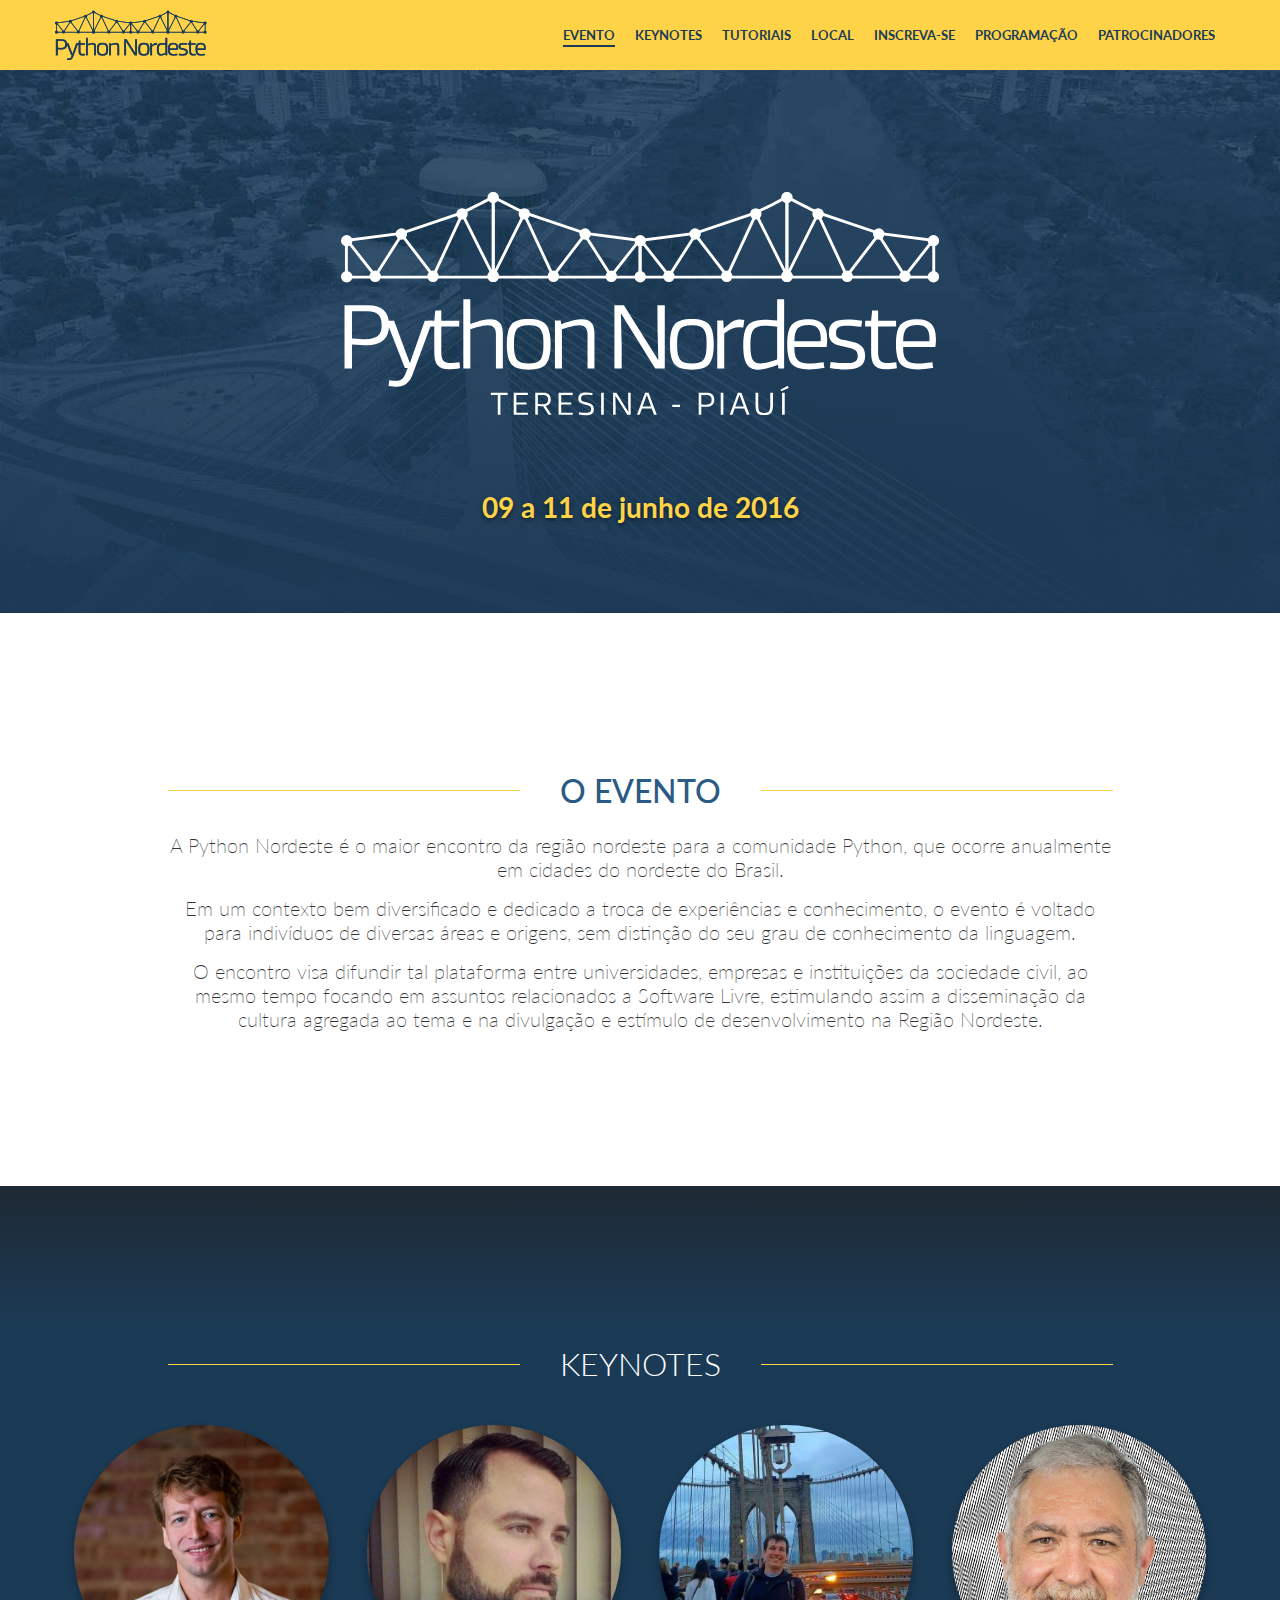
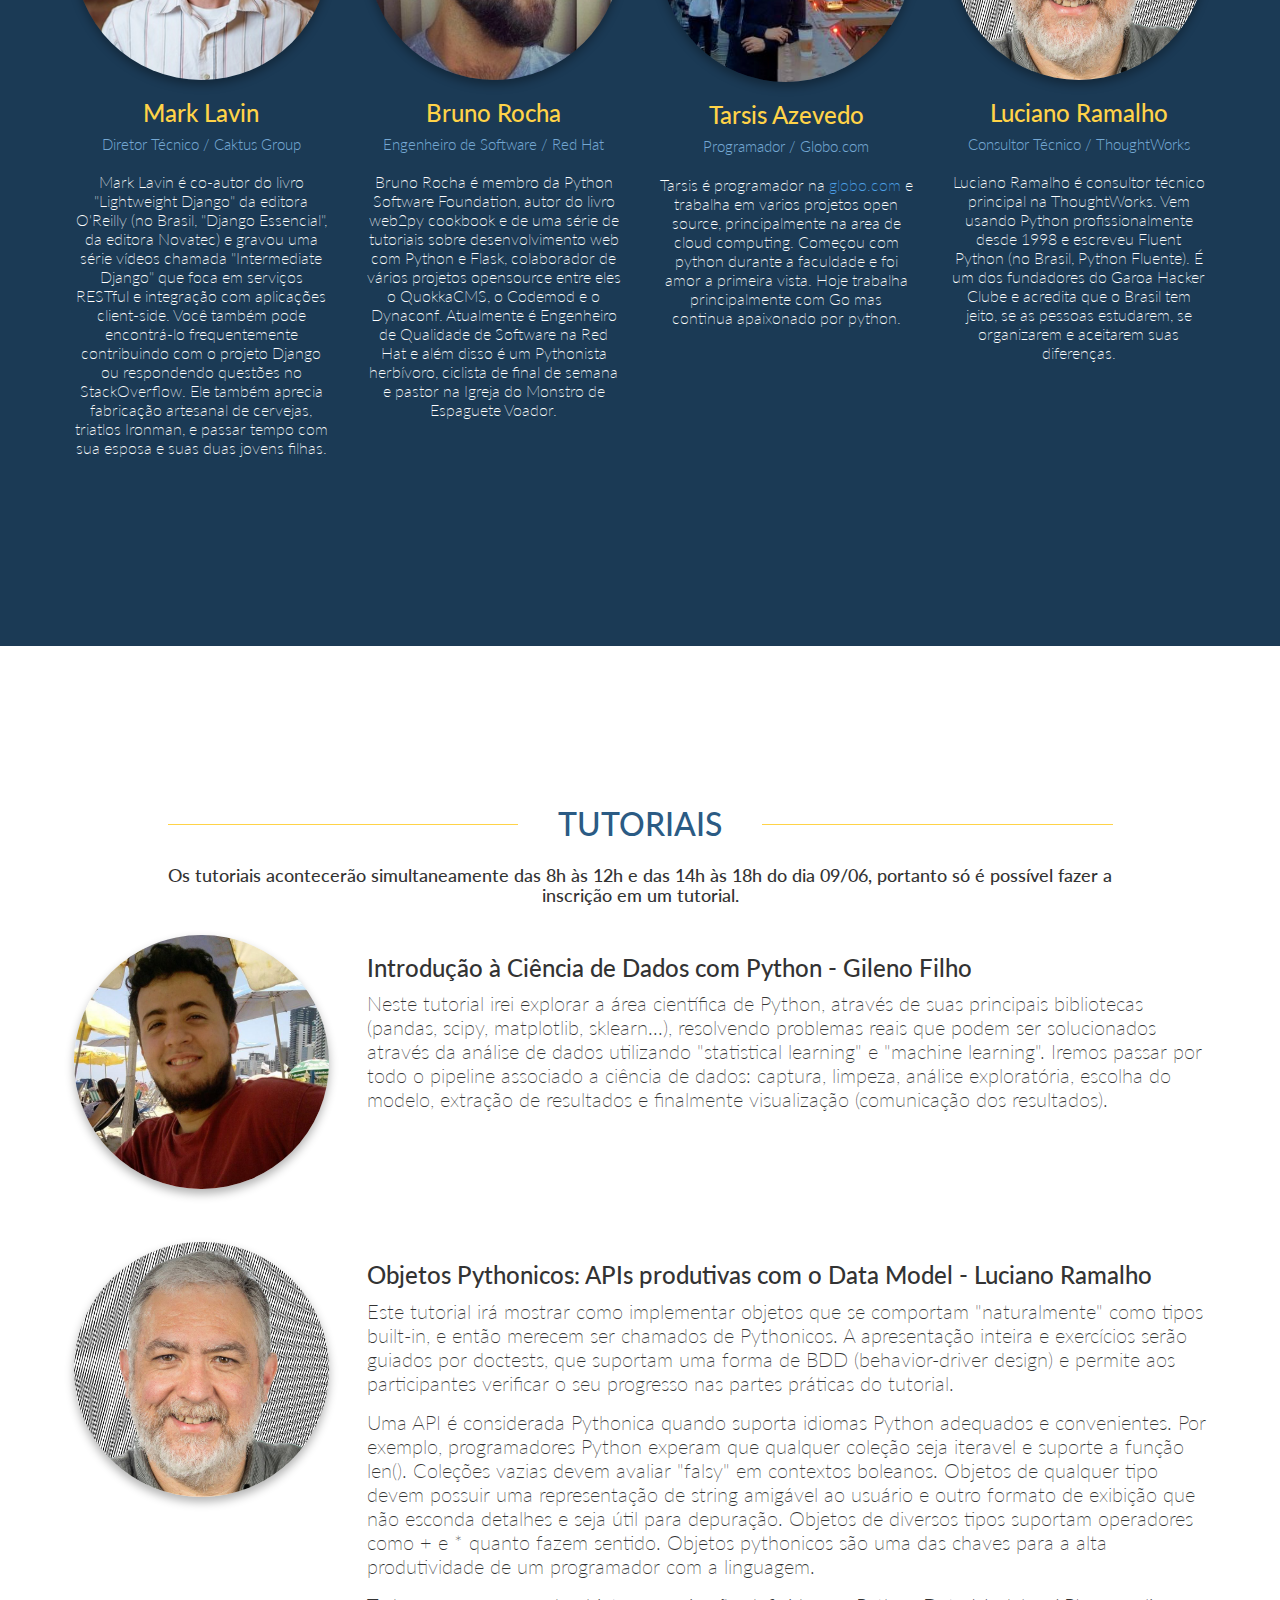
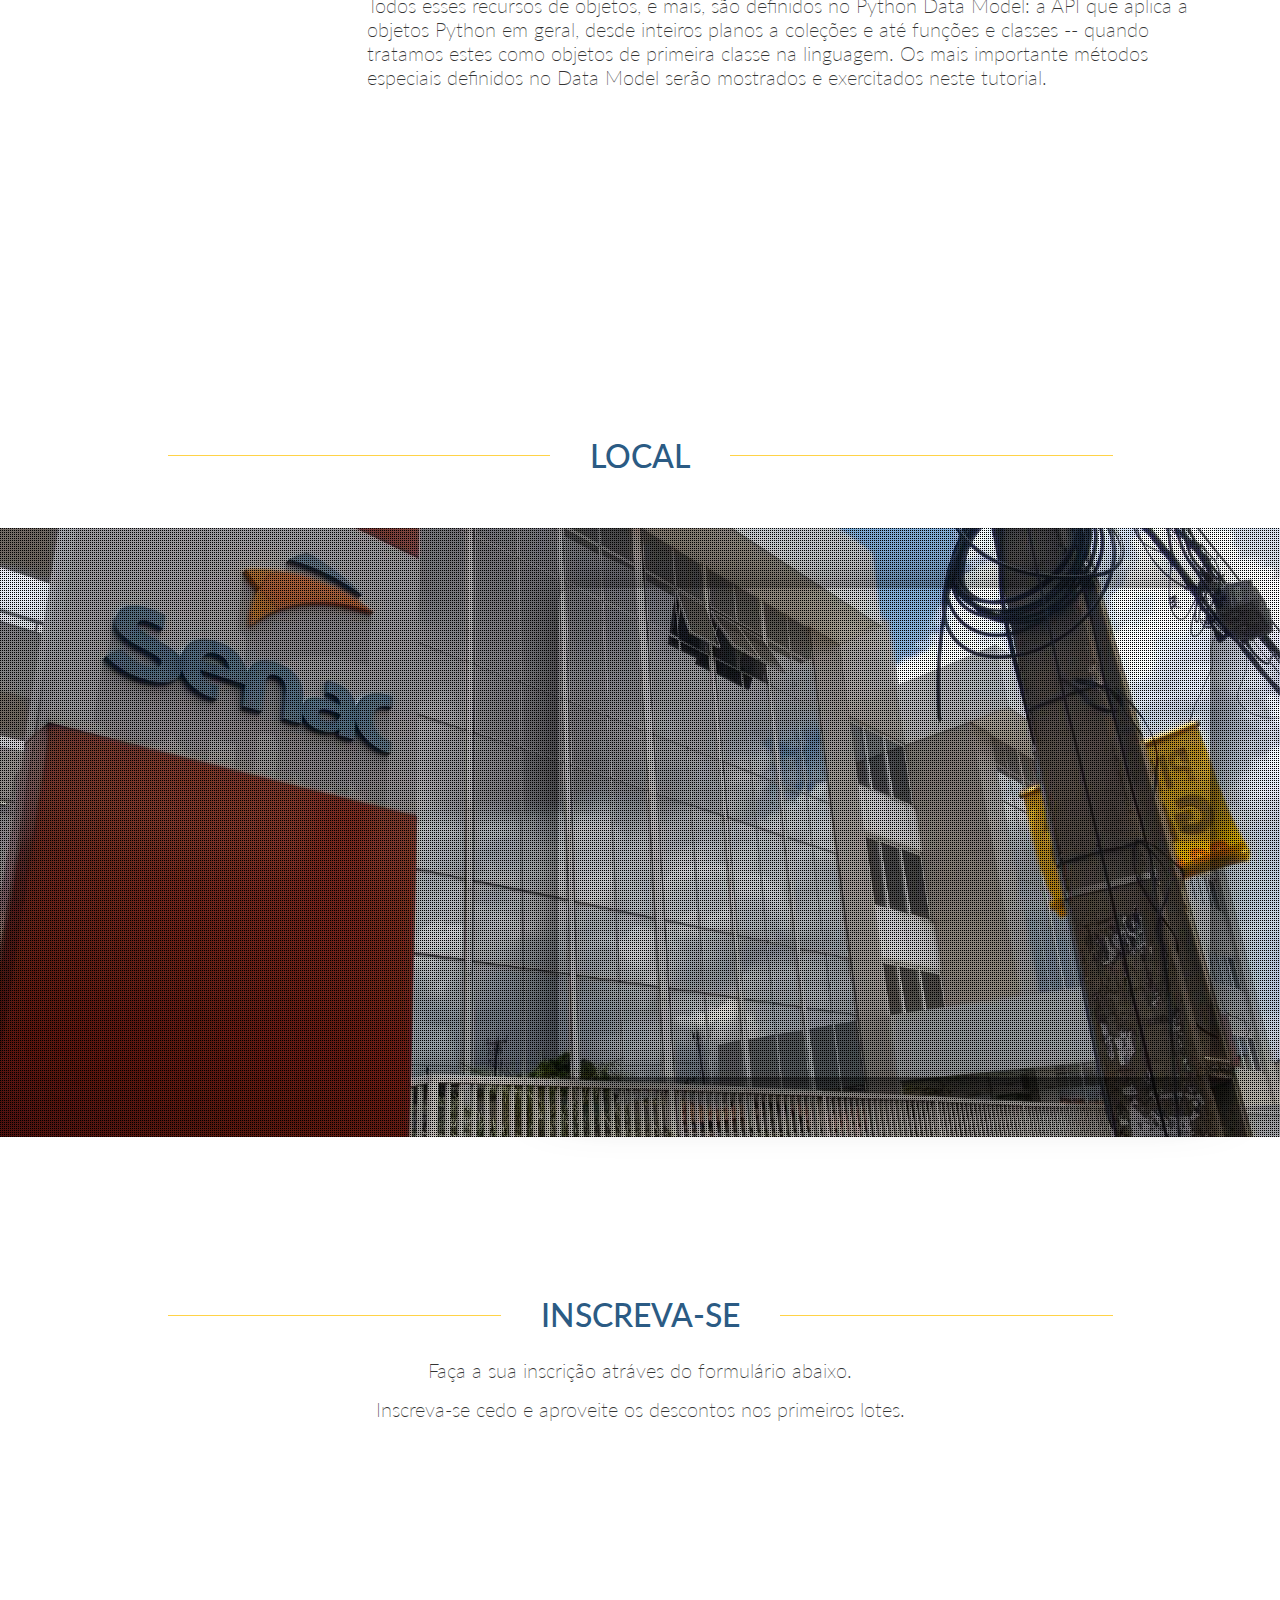
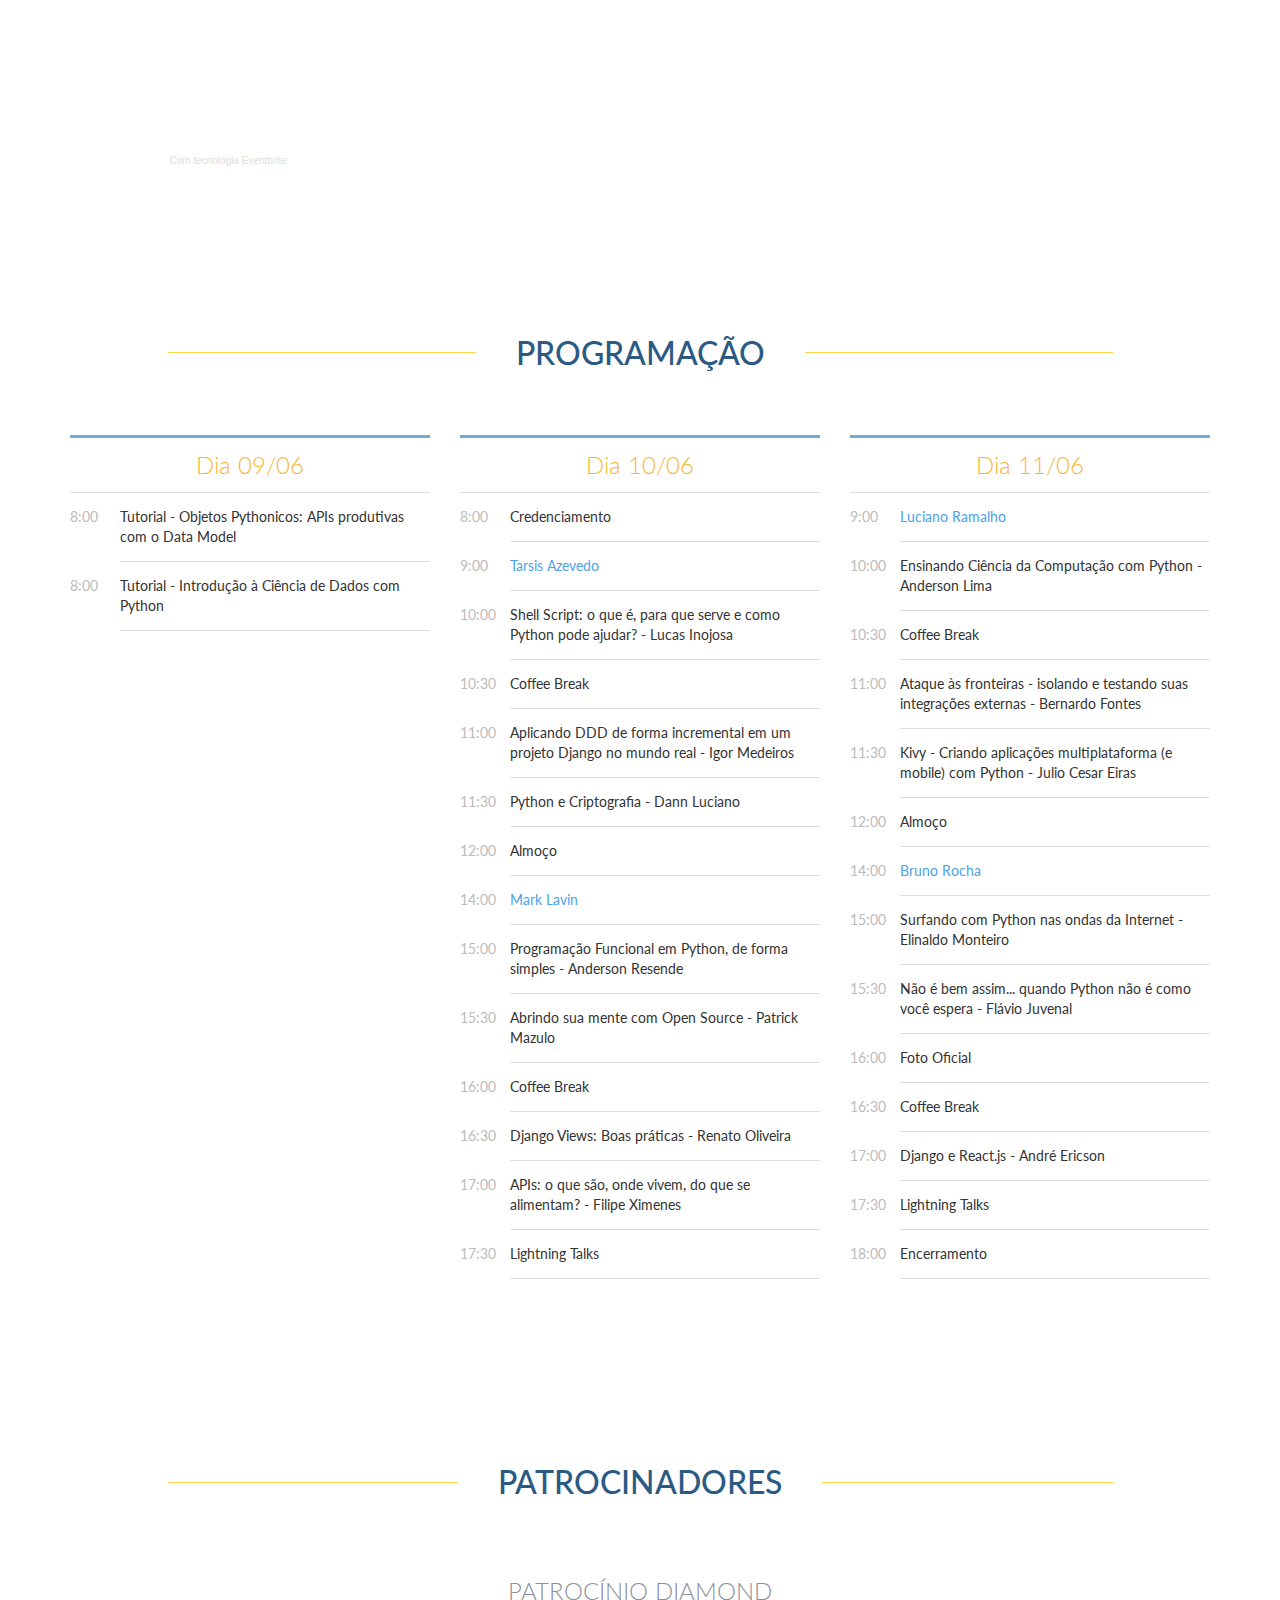
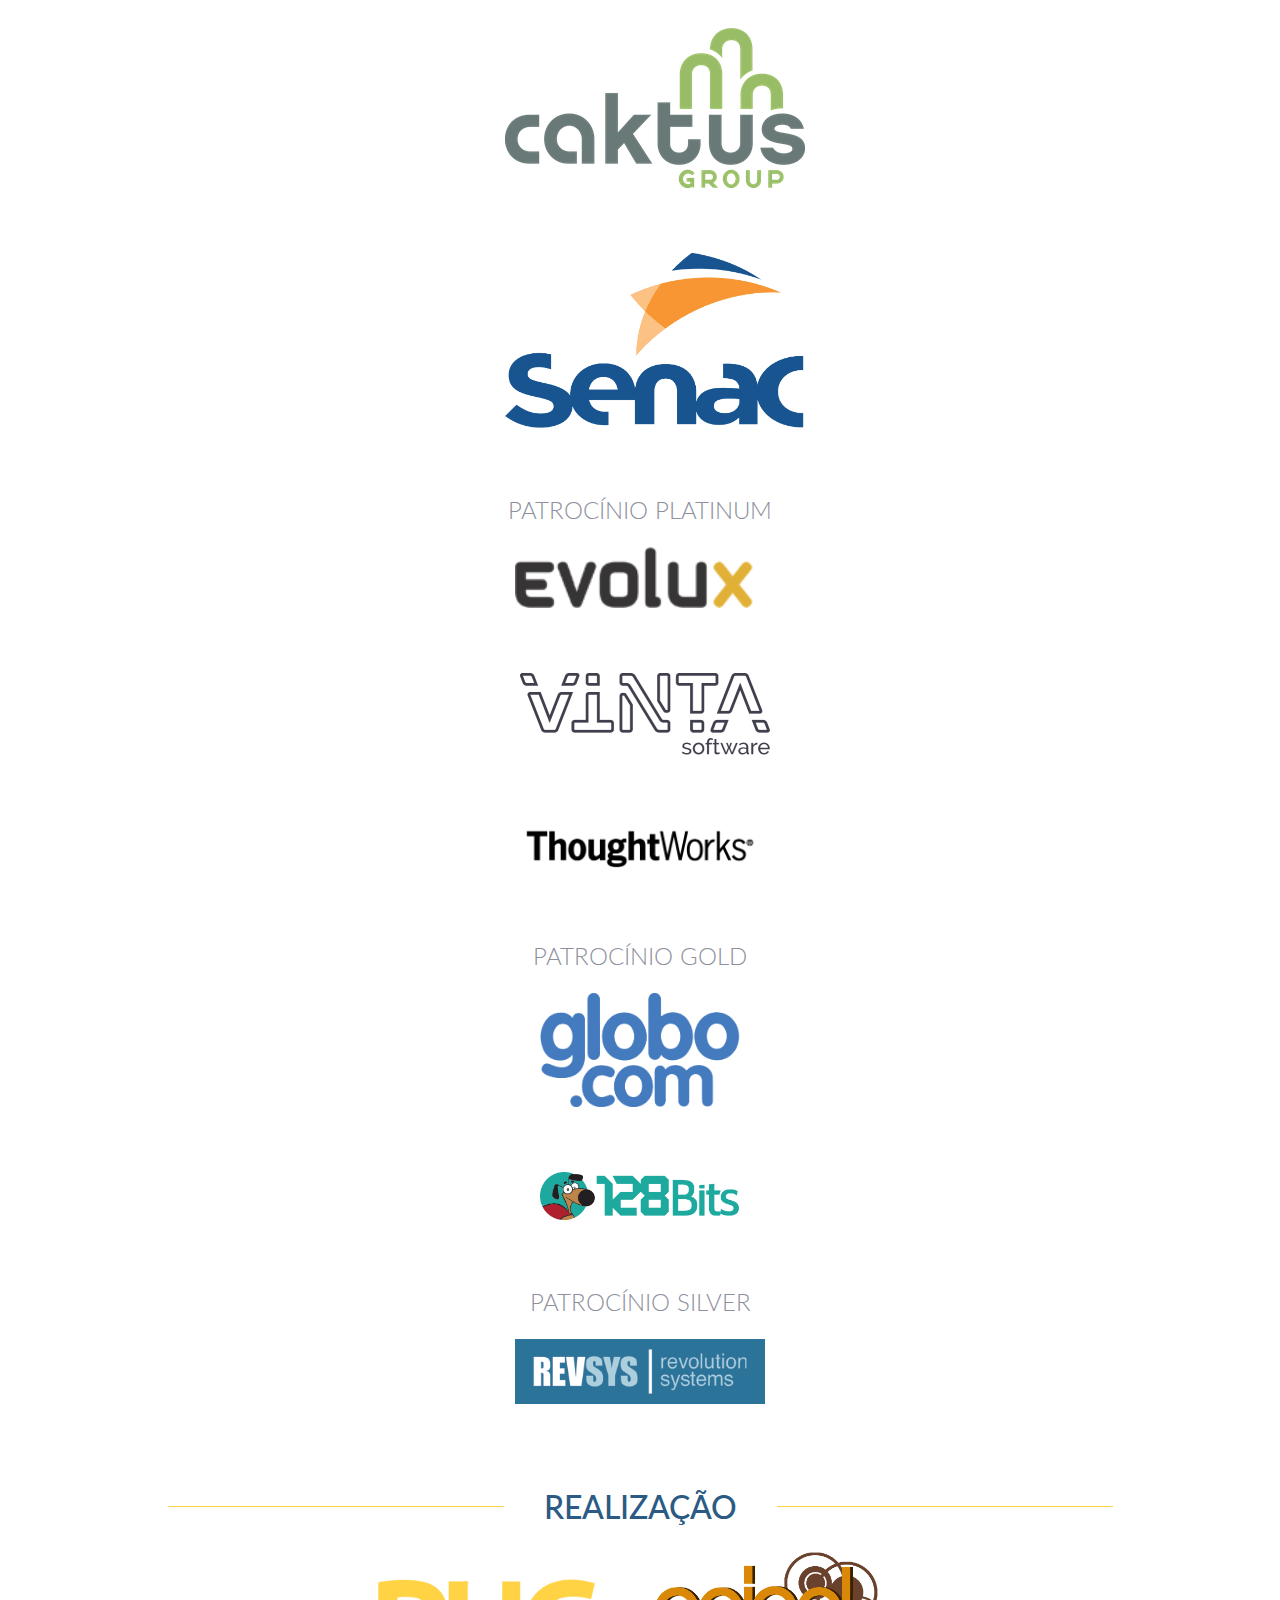
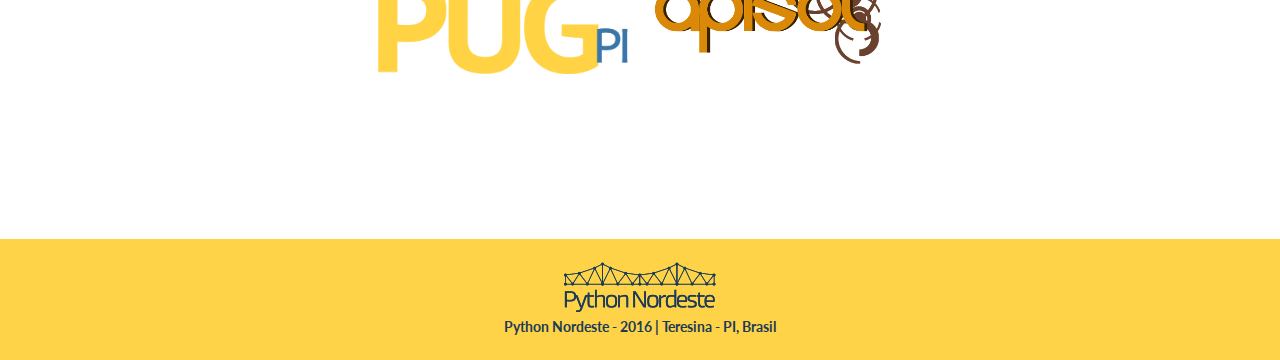
<file: index.html>
<!DOCTYPE html>
<html lang=pt-br>

<head>
    <meta charset=utf-8>
    <meta http-equiv=X-UA-Compatible content="IE=edge">
    <meta name=viewport content="width=device-width, initial-scale=1">
    <title>Python Nordeste - 2016, Teresina - PI</title>
    <link href="https://fonts.googleapis.com/css?family=Lato:400,300,300italic,400italic,700,700italic" rel=stylesheet type=text/css>
    <link href=styles/bootstrap.css rel=stylesheet>
    <link href=styles/main.css rel=stylesheet>
    <!-- OpenGraph -->
    <meta property="og:type" content="website" />
    <meta property="og:title" content="Python Nordeste - 2016, Teresina - PI" />
    <meta property="og:url" content="http://2016.pythonnordeste.org" />
    <meta property="og:site_name" content="Python Nordeste" />
    <meta property="og:description" content="A Python Nordeste é o maior encontro da região nordeste para a comunidade Python, que ocorre anualmente em cidades do nordeste do Brasil..." />
    <meta property="og:image" content="https://raw.githubusercontent.com/pythonNordeste/pyne2016/gh-pages/images/pyne_fb.png" />
</head>

<body>
    <h1 class=hidden>Python Nordeste - 2016</h1>
    <nav class="navbar navbar-default navbar-fixed-top">
        <h2 class=hidden>Barra de navegação</h2>
        <div class=container>
            <div class=navbar-header>
                <button type=button class="navbar-toggle collapsed" data-toggle=collapse data-target=#navbar aria-expanded=false aria-controls=navbar><span class=sr-only>Alternar navegação</span> <span class=icon-bar></span> <span class=icon-bar></span> <span class=icon-bar></span></button>
                <a class=navbar-brand href=#></a>
            </div>
            <div id=navbar class="navbar-collapse collapse">
                <ul id=pyn-nav class="nav navbar-nav navbar-right">
                    <li class=active><a href=#section-2>EVENTO</a></li>
                    <li><a href=#section-3>KEYNOTES</a></li>
                    <li><a href=#section-4>TUTORIAIS</a></li>
                    <li><a href=#section-5>LOCAL</a></li>
                    <li><a href=#section-6>INSCREVA-SE</a></li>
                    <li><a href=#section-7>PROGRAMAÇÃO</a></li>
                    <li><a href=#section-8>PATROCINADORES</a></li>
                </ul>
            </div>
        </div>
    </nav>
    <div id=section-1 class="jumbotron pyn-intro">
        <div class=pyn--intro-overlay></div>
        <div class=container>
            <figure class=pyn--intro-logo><img class=img-responsive src=images/logo.svg alt="Python Nordeste - 2016"></figure>
            <h2>09 a 11 de junho de 2016</h2></div>
    </div>
    <div id=section-2 class="jumbotron pyn-section">
        <div class=container>
            <div class=row>
                <div class="col-md-10 col-md-push-1">
                    <h1><span>O Evento</span></h1>
                    <p>A Python Nordeste é o maior encontro da região nordeste para a comunidade Python, que ocorre anualmente em cidades do nordeste do Brasil.</p>
                    <p>Em um contexto bem diversificado e dedicado a troca de experiências e conhecimento, o evento é voltado para indivíduos de diversas áreas e origens, sem distinção do seu grau de conhecimento da linguagem.</p>
                    <p>O encontro visa difundir tal plataforma entre universidades, empresas e instituições da sociedade civil, ao mesmo tempo focando em assuntos relacionados a Software Livre, estimulando assim a disseminação da cultura agregada ao tema e na divulgação e estímulo de desenvolvimento na Região Nordeste.</p>
                </div>
            </div>
        </div>
    </div>
    <div id=section-3 class="jumbotron pyn-section negative">
        <div class=container>
            <div class=row>
                <div class="col-md-10 col-md-push-1">
                    <h1><span>Keynotes</span></h1>
                </div>
            </div>
            <div class=row>
                <div class="col-lg-3">
                    <article class=thumbnail><img src=images/mark.jpg class=img-circle alt="Mark Lavin">
                        <div class=caption>
                            <h3>Mark Lavin</h3>
                            <h4>Diretor Técnico / Caktus Group</h4>
                            <p>Mark Lavin é co-autor do livro "Lightweight Django" da editora O'Reilly (no Brasil, "Django Essencial", da editora Novatec) e gravou uma série vídeos chamada "Intermediate Django" que foca em serviços RESTful e integração com aplicações client-side. Você também pode encontrá-lo frequentemente contribuindo com o projeto Django ou respondendo questões no StackOverflow. Ele também aprecia fabricação artesanal de cervejas, triatlos Ironman, e passar tempo com sua esposa e suas duas jovens filhas.</p>
                        </div>
                    </article>
                </div>
                <div class="col-lg-3">
                    <article class=thumbnail><img src=images/bruno.jpeg class=img-circle alt="Bruno Rocha">
                        <div class=caption>
                            <h3>Bruno Rocha</h3>
                            <h4>Engenheiro de Software / Red Hat</h4>
                            <p>Bruno Rocha é membro da Python Software Foundation, autor do livro web2py cookbook e de uma série de tutoriais sobre desenvolvimento web com Python e Flask, colaborador de vários projetos opensource entre eles o QuokkaCMS, o Codemod e o Dynaconf. Atualmente é Engenheiro de Qualidade de Software na Red Hat e além disso é um Pythonista herbívoro, ciclista de final de semana e pastor na Igreja do Monstro de Espaguete Voador.</p>
                        </div>
                    </article>
                </div>
                <div class="col-lg-3">
                    <article class=thumbnail><img src=images/tarsis.jpg class=img-circle alt="Tarsis Azevedo">
                        <div class=caption>
                            <h3>Tarsis Azevedo</h3>
                            <h4>Programador / Globo.com</h4>
                            <p>Tarsis é programador na <a href="http://globo.com" target="_blank">globo.com</a> e trabalha em varios projetos open source, principalmente na area de cloud computing. Começou com python durante a faculdade e foi amor a primeira vista. Hoje trabalha principalmente com Go mas continua apaixonado por python.</p>
                        </div>
                    </article>
                </div>
                <div class="col-lg-3">
                    <article class=thumbnail><img src=images/ramalho.jpg class=img-circle alt="Luciano Ramalho">
                        <div class=caption>
                            <h3>Luciano Ramalho</h3>
                            <h4>Consultor Técnico / ThoughtWorks</h4>
                            <p>Luciano Ramalho é consultor técnico principal na ThoughtWorks. Vem usando Python profissionalmente desde 1998 e escreveu Fluent Python (no Brasil, Python Fluente). É um dos fundadores do Garoa Hacker Clube e acredita que o Brasil tem jeito, se as pessoas estudarem, se organizarem e aceitarem suas diferenças.</p>
                        </div>
                    </article>
                </div>
            </div>
        </div>
    </div>
    <div id=section-4 class="jumbotron pyn-section tutorial-row">
        <div class=container>
            <div class=row>
                <div class="col-md-10 col-md-push-1">
                    <h1><span>Tutoriais</span></h1>
                    <h4>Os tutoriais acontecerão simultaneamente das 8h às 12h e das 14h às 18h do dia 09/06, portanto só é possível fazer a inscrição em um tutorial.</h4>
                </div>
            </div>
            <div class=row>
                <div class="col-lg-3">
                    <article class=thumbnail>
                        <img src=images/gileno.jpg class=img-circle alt="Gileno Filho">
                    </article>
                </div>
                <div class="col-lg-9">
                    <article class="thumbnail tutorial">
                        <h3>Introdução à Ciência de Dados com Python - Gileno Filho</h3>
                        <p>Neste tutorial irei explorar a área científica de Python, através de suas principais bibliotecas (pandas, scipy, matplotlib, sklearn...), resolvendo problemas reais que podem ser solucionados através da análise de dados utilizando "statistical learning" e "machine learning". Iremos passar por todo o pipeline associado a ciência de dados: captura, limpeza, análise exploratória, escolha do modelo, extração de resultados e finalmente visualização (comunicação dos resultados).</p>
                    </article>
                </div>
            </div>
            <div class=row>
                <div class="col-lg-3">
                    <article class=thumbnail>
                        <img src=images/ramalho.jpg class=img-circle alt="Luciano Ramalho">
                    </article>
                </div>
                <div class="col-lg-9">
                    <article class="thumbnail tutorial">
                        <h3>Objetos Pythonicos: APIs produtivas com o Data Model - Luciano Ramalho</h3>
                        <p>Este tutorial irá mostrar como implementar objetos que se comportam "naturalmente" como tipos built-in, e então merecem ser chamados de Pythonicos. A apresentação inteira e exercícios serão guiados por doctests, que suportam uma forma de BDD (behavior-driver design) e permite aos participantes verificar o seu progresso nas partes práticas do tutorial.</p>
                        <p>Uma API é considerada Pythonica quando suporta idiomas Python adequados e convenientes. Por exemplo, programadores Python experam que qualquer coleção seja iteravel e suporte a função len(). Coleções vazias devem avaliar "falsy" em contextos boleanos. Objetos de qualquer tipo devem possuir uma representação de string amigável ao usuário e outro formato de exibição que não esconda detalhes e seja útil para depuração. Objetos de diversos tipos suportam operadores como + e * quanto fazem sentido. Objetos pythonicos são uma das chaves para a alta produtividade de um programador com a linguagem.</p>

                        <p>Todos esses recursos de objetos, e mais, são definidos no Python Data Model: a API que aplica a objetos Python em geral, desde inteiros planos a coleções e até funções e classes -- quando tratamos estes como objetos de primeira classe na linguagem. Os mais importante métodos especiais definidos no Data Model serão mostrados e exercitados neste tutorial.</p>
                    </article>
                </div>
            </div>
        </div>
    </div>
    <div id=section-5 class="jumbotron pyn-section pd-bt-0">
        <div class=container>
            <div class=row>
                <div class="col-md-10 col-md-push-1">
                    <h1><span>Local</span></h1>
                </div>
            </div>
        </div>
        <div class=pyn--map-container><span class=pyn--dot-overlay></span>
            <div class=container>
                <div class=row>
                    <div class="col-md-7 col-md-push-5">
                        <div class="pyn--map-frame embed-responsive embed-responsive-4by3">
                            <iframe class="embed-responsive-item" src="https://www.google.com/maps/embed?pb=!1m18!1m12!1m3!1d3974.114914851035!2d-42.82005068461442!3d-5.08511219630928!2m3!1f0!2f0!3f0!3m2!1i1024!2i768!4f13.1!3m3!1m2!1s0x78e39db729d1313%3A0xc706464b72710672!2sCentro+Miguel+Sady+-+Senac+PI!5e0!3m2!1spt-BR!2sbr!4v1457985517488" width="600" height="450" frameborder="0" style="border:0" allowfullscreen></iframe>
                        </div>
                    </div>
                </div>
            </div>
        </div>
    </div>
    <div id=section-6 class="jumbotron pyn-section pd-bt-0">
        <div class=container>
            <div class=row>
                <div class="col-md-10 col-md-push-1">
                    <h1><span>Inscreva-se</span></h1>
                    <p>Faça a sua inscrição atráves do formulário abaixo.</p>
                    <p>Inscreva-se cedo e aproveite os descontos nos primeiros lotes.</p>
                    <div style="width:100%; text-align:left;">
                        <iframe src="//eventbrite.com.br/tickets-external?eid=24262875915&ref=etckt" frameborder="0" height="306" width="100%" vspace="0" hspace="0" marginheight="5" marginwidth="5" scrolling="auto" allowtransparency="true"></iframe>
                        <div style="font-family:Helvetica, Arial; font-size:10px; padding:5px 0 5px; margin:2px; width:100%; text-align:left;"><a class="powered-by-eb" style="color: #dddddd; text-decoration: none;" target="_blank" href="http://www.eventbrite.com.br/r/etckt">Com tecnologia Eventbrite</a></div>
                    </div>
                </div>
            </div>
        </div>
    </div>
    <div id=section-7 class="jumbotron pyn-section pd-bt-0">
        <div class=container>
            <div class=row>
                <div class="col-md-10 col-md-push-1">
                    <h1><span>Programação</span></h1>
                </div>
            </div>
            <div class=row>
                <div class=col-md-4>
                    <h3 class=pyn-schedule>Dia 09/06</h3>
                    <dl>
                        <dt>8:00</dt>
                        <dd>Tutorial - Objetos Pythonicos: APIs produtivas com o Data Model</dd>
                        <dt>8:00</dt>
                        <dd>Tutorial - Introdução à Ciência de Dados com Python</dd>
                    </dl>
                </div>
                <div class=col-md-4>
                    <h3 class=pyn-schedule>Dia 10/06</h3>
                    <dl>
                        <dt>8:00</dt>
                        <dd>Credenciamento</dd>
                        <dt>9:00</dt>
                        <dd><a href="#fakelink">Tarsis Azevedo</a></dd>
                        <dt>10:00</dt>
                        <dd>Shell Script: o que é, para que serve e como Python pode ajudar? - Lucas Inojosa</dd>
                        <dt>10:30</dt>
                        <dd>Coffee Break</dd>
                        <dt>11:00</dt>
                        <dd>Aplicando DDD de forma incremental em um projeto Django no mundo real - Igor Medeiros</dd>
                        <dt>11:30</dt>
                        <dd>Python e Criptografia - Dann Luciano</dd>
                        <dt>12:00</dt>
                        <dd>Almoço</dd>
                        <dt>14:00</dt>
                        <dd><a href=#fakelink>Mark Lavin</a></dd>
                        <dt>15:00</dt>
                        <dd>Programação Funcional em Python, de forma simples - Anderson Resende</dd>
                        <dt>15:30</dt>
                        <dd>Abrindo sua mente com Open Source - Patrick Mazulo</dd>
                        <dt>16:00</dt>
                        <dd>Coffee Break</dd>
                        <dt>16:30</dt>
                        <dd>Django Views: Boas práticas - Renato Oliveira</dd>
                        <dt>17:00</dt>
                        <dd>APIs: o que são, onde vivem, do que se alimentam? - Filipe Ximenes</dd>
                        <dt>17:30</dt>
                        <dd>Lightning Talks</dd>
                    </dl>
                </div>
                <div class=col-md-4>
                    <h3 class=pyn-schedule>Dia 11/06</h3>
                    <dl>
                        <dt>9:00</dt>
                        <dd><a href=#fakelink>Luciano Ramalho</a></dd>
                        <dt>10:00</dt>
                        <dd>Ensinando Ciência da Computação com Python - Anderson Lima</dd>
                        <dt>10:30</dt>
                        <dd>Coffee Break</dd>
                        <dt>11:00</dt>
                        <dd>Ataque às fronteiras - isolando e testando suas integrações externas - Bernardo Fontes</dd>
                        <dt>11:30</dt>
                        <dd>Kivy - Criando aplicações multiplataforma (e mobile) com Python - Julio Cesar Eiras</dd>
                        <dt>12:00</dt>
                        <dd>Almoço</dd>
                        <dt>14:00</dt>
                        <dd><a href="#fakelink">Bruno Rocha</a></dd>
                        <dt>15:00</dt>
                        <dd>Surfando com Python nas ondas da Internet - Elinaldo Monteiro</dd>
                        <dt>15:30</dt>
                        <dd>Não é bem assim... quando Python não é como você espera - Flávio Juvenal</dd>
                        <dt>16:00</dt>
                        <dd>Foto Oficial</dd>
                        <dt>16:30</dt>
                        <dd>Coffee Break</dd>
                        <dt>17:00</dt>
                        <dd>Django e React.js - André Ericson</dd>
                        <dt>17:30</dt>
                        <dd>Lightning Talks</dd>
                        <dt>18:00</dt>
                        <dd>Encerramento</dd>
                    </dl>
                </div>
            </div>
        </div>
    </div>
    <div id=section-8 class="jumbotron pyn-section pd-bt-0">
        <div class=container>
            <div class=row>
                <div class="col-md-10 col-md-push-1">
                    <h1><span>Patrocinadores</span></h1>
                </div>
            </div>
            <br>
            <div class=row>
                <div class=pyn--ptc-diamond><span class=pyn-bheading--lv2>Patrocínio Diamond</span>
                    <a target="_blank" href="https://www.caktusgroup.com/"><img class=img-responsive src=images/caktus.png alt="Caktus Group"></a>
                </div>
                <div class=pyn--ptc-diamond>
                    <a target="_blank" href="http://www.pi.senac.br/"><img class=img-responsive src=images/senac-logo.png alt="Senac Piauí"></a>
                </div>
                <div class=pyn--ptc-platinum><span class=pyn-bheading--lv2>Patrocínio Platinum</span>
                    <a target="_blank" href="http://www.evolux.net.br/"><img style="width: 250px" class=img-responsive src=images/evolux.png alt="Evolux Sistemas"></a>
                </div>
                <div class=pyn--ptc-platinum>
                    <a target="_blank" href="http://www.vinta.com.br/"><img style="width:250px;margin-left:10px" class=img-responsive src=images/vinta.png alt="Vinta Software"></a>
                </div>
                <div class=pyn--ptc-platinum>
                    <a target="_blank" href="https://www.thoughtworks.com/pt/"><img style="width: 250px" class=img-responsive src=images/thoughtworks.png alt="ThoughtWorks"></a>
                </div>
                <div class=pyn--ptc-gold><span class=pyn-bheading--lv2>Patrocínio Gold</span>
                    <a target="_blank" href="http://globo.com"><img class=img-responsive src=images/globo.png style="max-width:200px" alt="Globo.com"></a>
                </div>
                <div class=pyn--ptc-gold>
                    <a target="_blank" href="http://128bits.cc/"><img class=img-responsive src=images/128.png style="max-width:200px" alt="128Bits"></a>
                </div>
                <div class=pyn--ptc-silver><span class=pyn-bheading--lv2>Patrocínio Silver</span>
                    <a target="_blank" href="http://www.revsys.com/"><img class=img-responsive src=images/revsys.png alt="Revolution Systems"></a>
                </div>
            </div>
            <div class="row">
                <div class="col-md-10 col-md-push-1">
                    <h1><span>Realização</span></h1>
                </div>
                <div class=pyn--ptc-silver>
                    <a target="_blank" href="https://www.facebook.com/groups/pugpi/"><img class=img-responsive src=images/pug.png alt="Python User Group - Piauí"></a>
                    <a href="#"><img class=img-responsive src=images/apisol.png style="margin-left:20px" alt="Associação Piauiense de Software Livre"></a>
                </div>
            </div>
        </div>
    </div>
    <footer class=pyn-footer>
        <div class=footer-brand></div>
        <p>Python Nordeste - 2016 | Teresina - PI, Brasil</p>
    </footer>
    <script src=https://ajax.googleapis.com/ajax/libs/jquery/1.11.3/jquery.min.js></script>
    <script src=scripts/bootstrap.min.js></script>
    <script src=scripts/easing.js></script>
    <script src=scripts/jquery.nav.js></script>
    <script type=text/javascript>
    $('#pyn-nav').onePageNav({
        currentClass: 'active',
        changeHash: false,
        scrollSpeed: 1250,
        scrollThreshold: 0.5,
        filter: '',
        easing: 'swing',
    });
    </script>
</body>

</html>
</file>
